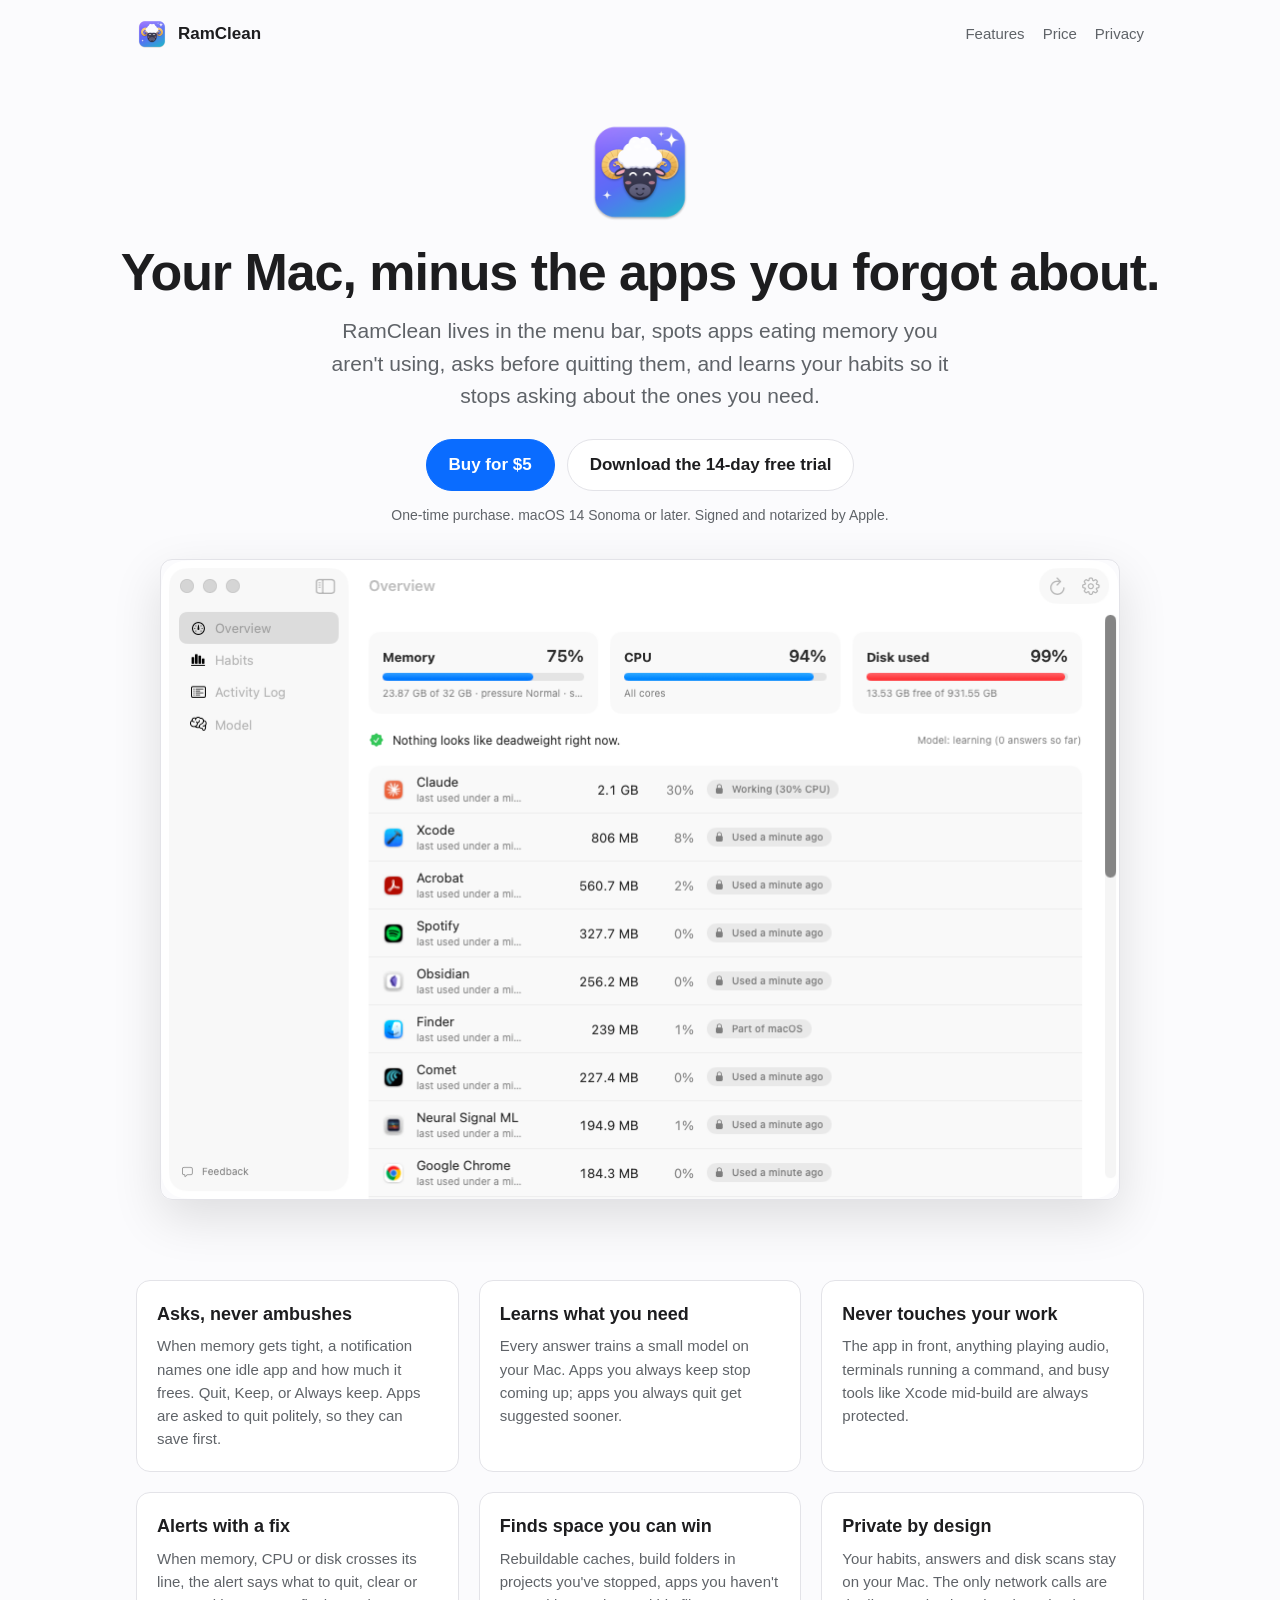
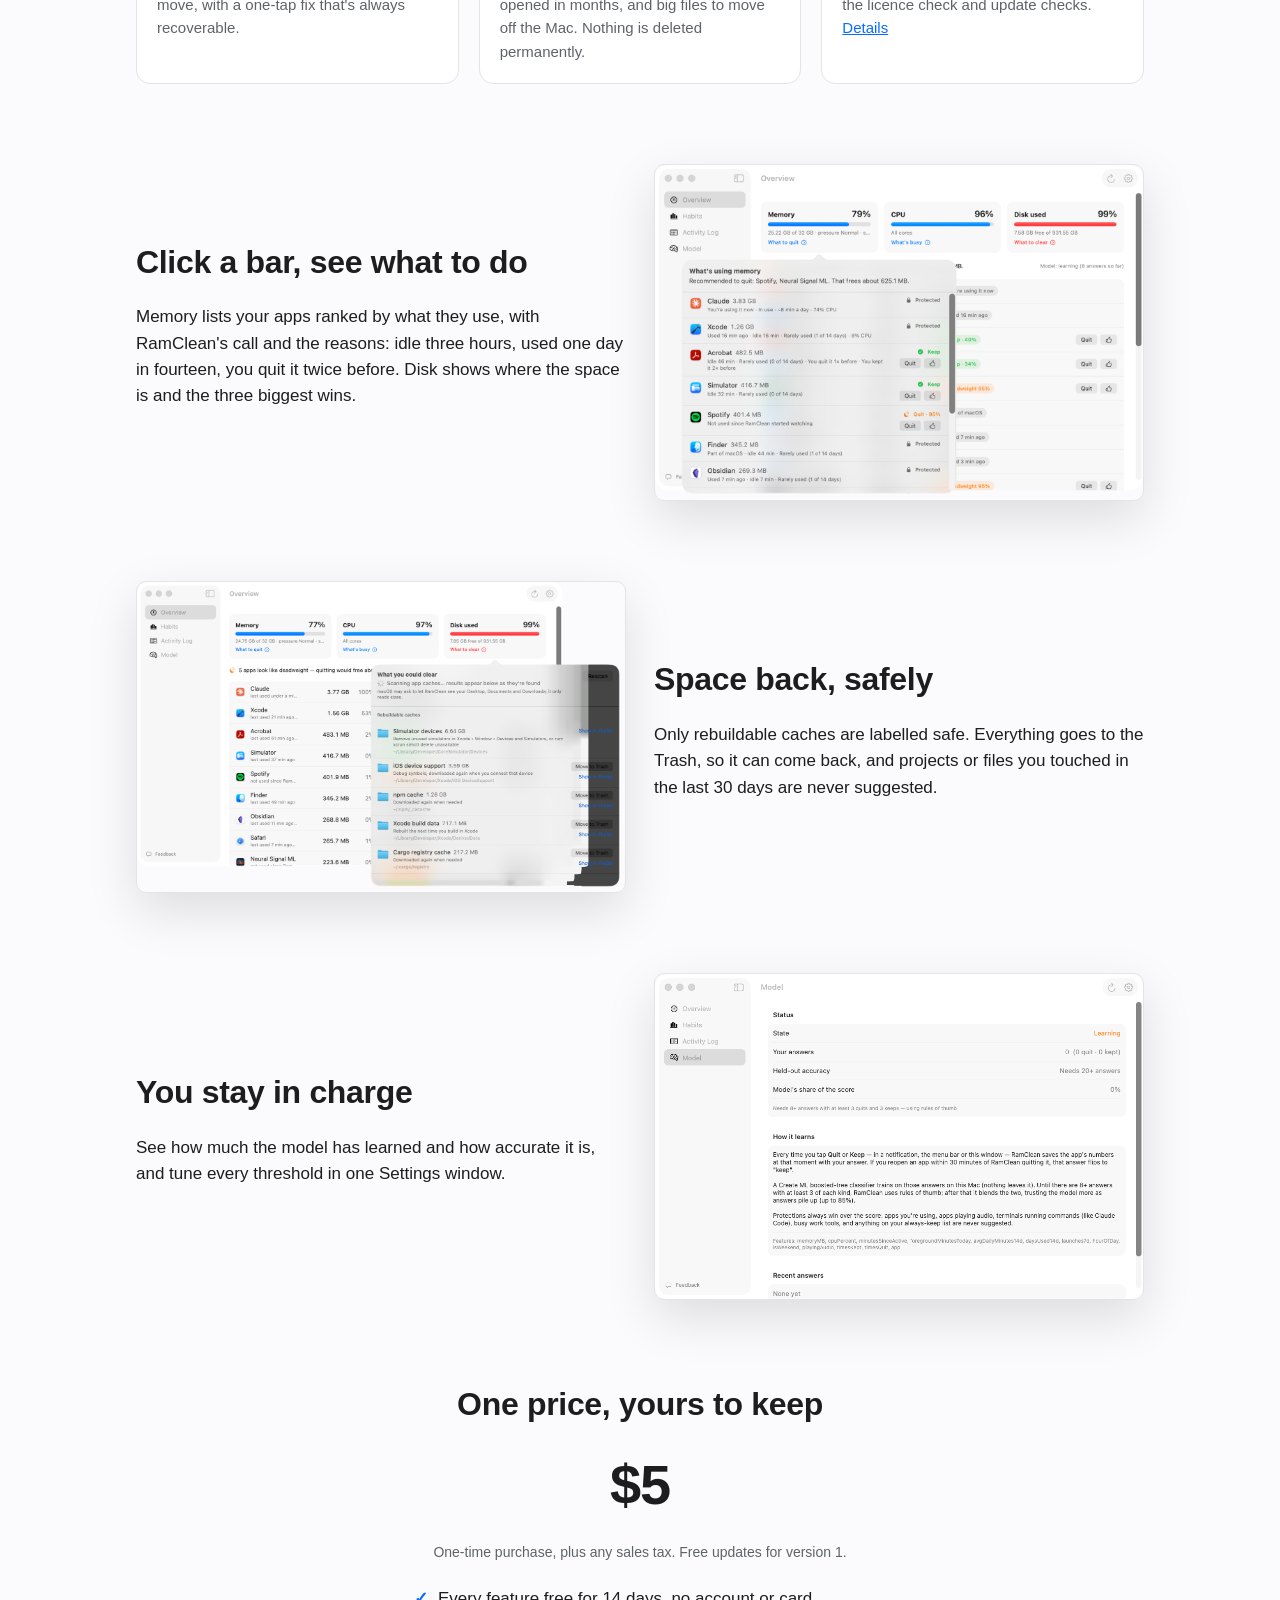
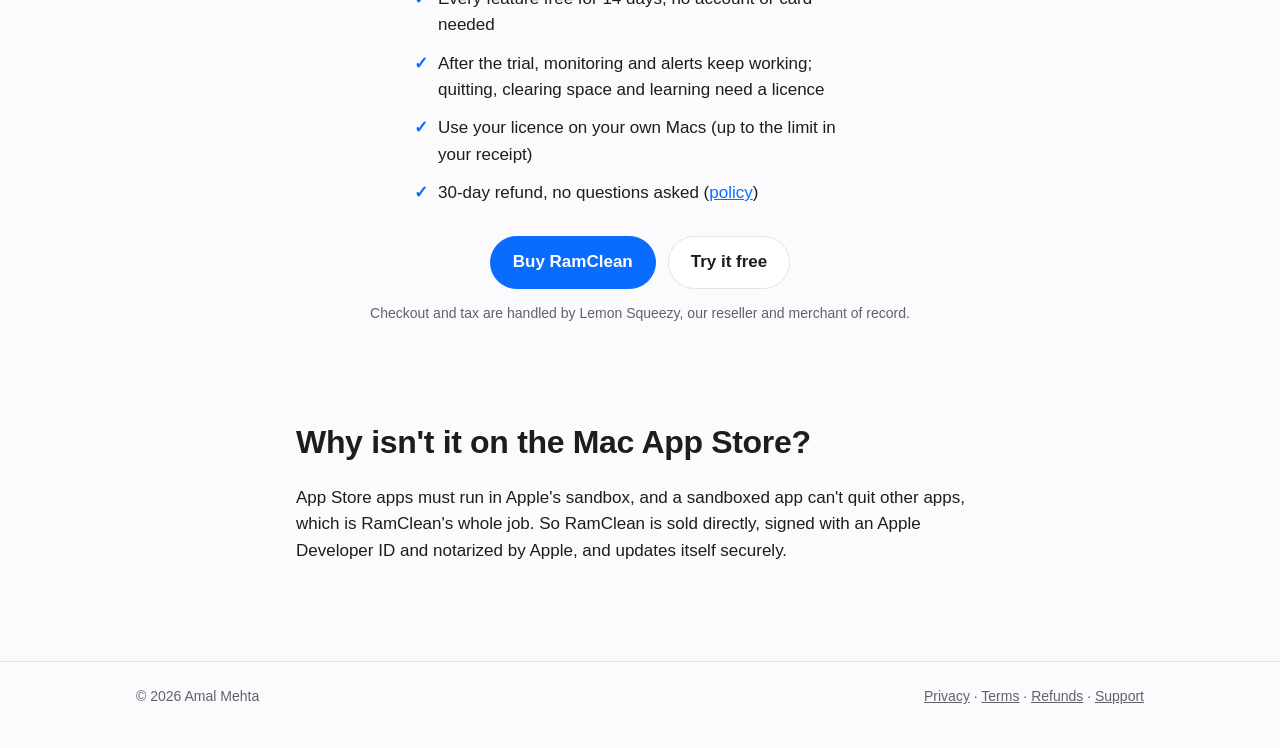
<file: site/index.html>
<!doctype html>
<html lang="en">
<head>
  <meta charset="utf-8">
  <meta name="viewport" content="width=device-width, initial-scale=1">
  <title>RamClean – quit the apps you aren't using</title>
  <meta name="description" content="A Mac menu bar app that spots apps eating memory you aren't using, asks before quitting them, and learns your habits.">
  <link rel="icon" href="images/icon.png">
  <link rel="stylesheet" href="style.css">
</head>
<body>
  <!-- Price and links also live in RamCleanCore/Sources/RamCleanCore/Licensing/ProductConfig.swift; change both. -->
  <div class="wrap">
    <header class="top">
      <a class="brand" href="index.html"><img src="images/icon.png" alt="">RamClean</a>
      <nav><a href="#features">Features</a><a href="#price">Price</a><a href="privacy.html">Privacy</a></nav>
    </header>
  </div>

  <main>
    <div class="wrap hero">
      <img class="icon" src="images/icon.png" alt="RamClean icon">
      <h1>Your Mac, minus the apps you forgot about.</h1>
      <p class="lede">RamClean lives in the menu bar, spots apps eating memory you aren't using, asks before quitting them, and learns your habits so it stops asking about the ones you need.</p>
      <div class="buttons">
        <a class="button primary" href="https://REPLACE-ME.lemonsqueezy.com/buy/REPLACE-ME">Buy for $5</a>
        <a class="button" href="download/RamClean.dmg">Download the 14-day free trial</a>
      </div>
      <p class="small">One-time purchase. macOS 14 Sonoma or later. Signed and notarized by Apple.</p>
      <img class="shot" src="images/overview.png" width="960" height="640" alt="RamClean's Overview: memory, CPU and disk bars above a list of apps with how much memory each uses and why it's protected.">
    </div>

    <section id="features">
      <div class="wrap">
        <div class="features">
          <div class="card"><h3>Asks, never ambushes</h3><p>When memory gets tight, a notification names one idle app and how much it frees. Quit, Keep, or Always keep. Apps are asked to quit politely, so they can save first.</p></div>
          <div class="card"><h3>Learns what you need</h3><p>Every answer trains a small model on your Mac. Apps you always keep stop coming up; apps you always quit get suggested sooner.</p></div>
          <div class="card"><h3>Never touches your work</h3><p>The app in front, anything playing audio, terminals running a command, and busy tools like Xcode mid-build are always protected.</p></div>
          <div class="card"><h3>Alerts with a fix</h3><p>When memory, CPU or disk crosses its line, the alert says what to quit, clear or move, with a one-tap fix that's always recoverable.</p></div>
          <div class="card"><h3>Finds space you can win</h3><p>Rebuildable caches, build folders in projects you've stopped, apps you haven't opened in months, and big files to move off the Mac. Nothing is deleted permanently.</p></div>
          <div class="card"><h3>Private by design</h3><p>Your habits, answers and disk scans stay on your Mac. The only network calls are the licence check and update checks. <a href="privacy.html">Details</a></p></div>
        </div>
      </div>
    </section>

    <section>
      <div class="wrap pair">
        <div>
          <h2>Click a bar, see what to do</h2>
          <p>Memory lists your apps ranked by what they use, with RamClean's call and the reasons: idle three hours, used one day in fourteen, you quit it twice before. Disk shows where the space is and the three biggest wins.</p>
        </div>
        <img src="images/memory-recommendations.png" width="1400" height="961" alt="The What to quit list, with each app's memory, verdict, reasons and Quit and Keep buttons." loading="lazy">
      </div>
    </section>

    <section>
      <div class="wrap pair">
        <img src="images/disk-recommendations.png" width="1400" height="889" alt="The What to clear list, with space you could win per category and the biggest single items." loading="lazy">
        <div>
          <h2>Space back, safely</h2>
          <p>Only rebuildable caches are labelled safe. Everything goes to the Trash, so it can come back, and projects or files you touched in the last 30 days are never suggested.</p>
        </div>
      </div>
    </section>

    <section>
      <div class="wrap pair">
        <div>
          <h2>You stay in charge</h2>
          <p>See how much the model has learned and how accurate it is, and tune every threshold in one Settings window.</p>
        </div>
        <img src="images/model.png" width="960" height="640" alt="The Model page, showing training state, accuracy and recent answers." loading="lazy">
      </div>
    </section>

    <section id="price" class="price">
      <div class="wrap narrow">
        <h2>One price, yours to keep</h2>
        <div class="amount">$5</div>
        <p class="small">One-time purchase, plus any sales tax. Free updates for version 1.</p>
        <ul>
          <li>Every feature free for 14 days, no account or card needed</li>
          <li>After the trial, monitoring and alerts keep working; quitting, clearing space and learning need a licence</li>
          <li>Use your licence on your own Macs (up to the limit in your receipt)</li>
          <li>30-day refund, no questions asked (<a href="refund.html">policy</a>)</li>
        </ul>
        <div class="buttons">
          <a class="button primary" href="https://REPLACE-ME.lemonsqueezy.com/buy/REPLACE-ME">Buy RamClean</a>
          <a class="button" href="download/RamClean.dmg">Try it free</a>
        </div>
        <p class="small">Checkout and tax are handled by Lemon Squeezy, our reseller and merchant of record.</p>
      </div>
    </section>

    <section>
      <div class="wrap narrow">
        <h2>Why isn't it on the Mac App Store?</h2>
        <p>App Store apps must run in Apple's sandbox, and a sandboxed app can't quit other apps, which is RamClean's whole job. So RamClean is sold directly, signed with an Apple Developer ID and notarized by Apple, and updates itself securely.</p>
      </div>
    </section>
  </main>

  <footer>
    <div class="wrap">
      <span>© 2026 Amal Mehta</span>
      <span><a href="privacy.html">Privacy</a> · <a href="terms.html">Terms</a> · <a href="refund.html">Refunds</a> · <a href="mailto:support@REPLACE-ME.example.com">Support</a></span>
    </div>
  </footer>
</body>
</html>
</file>
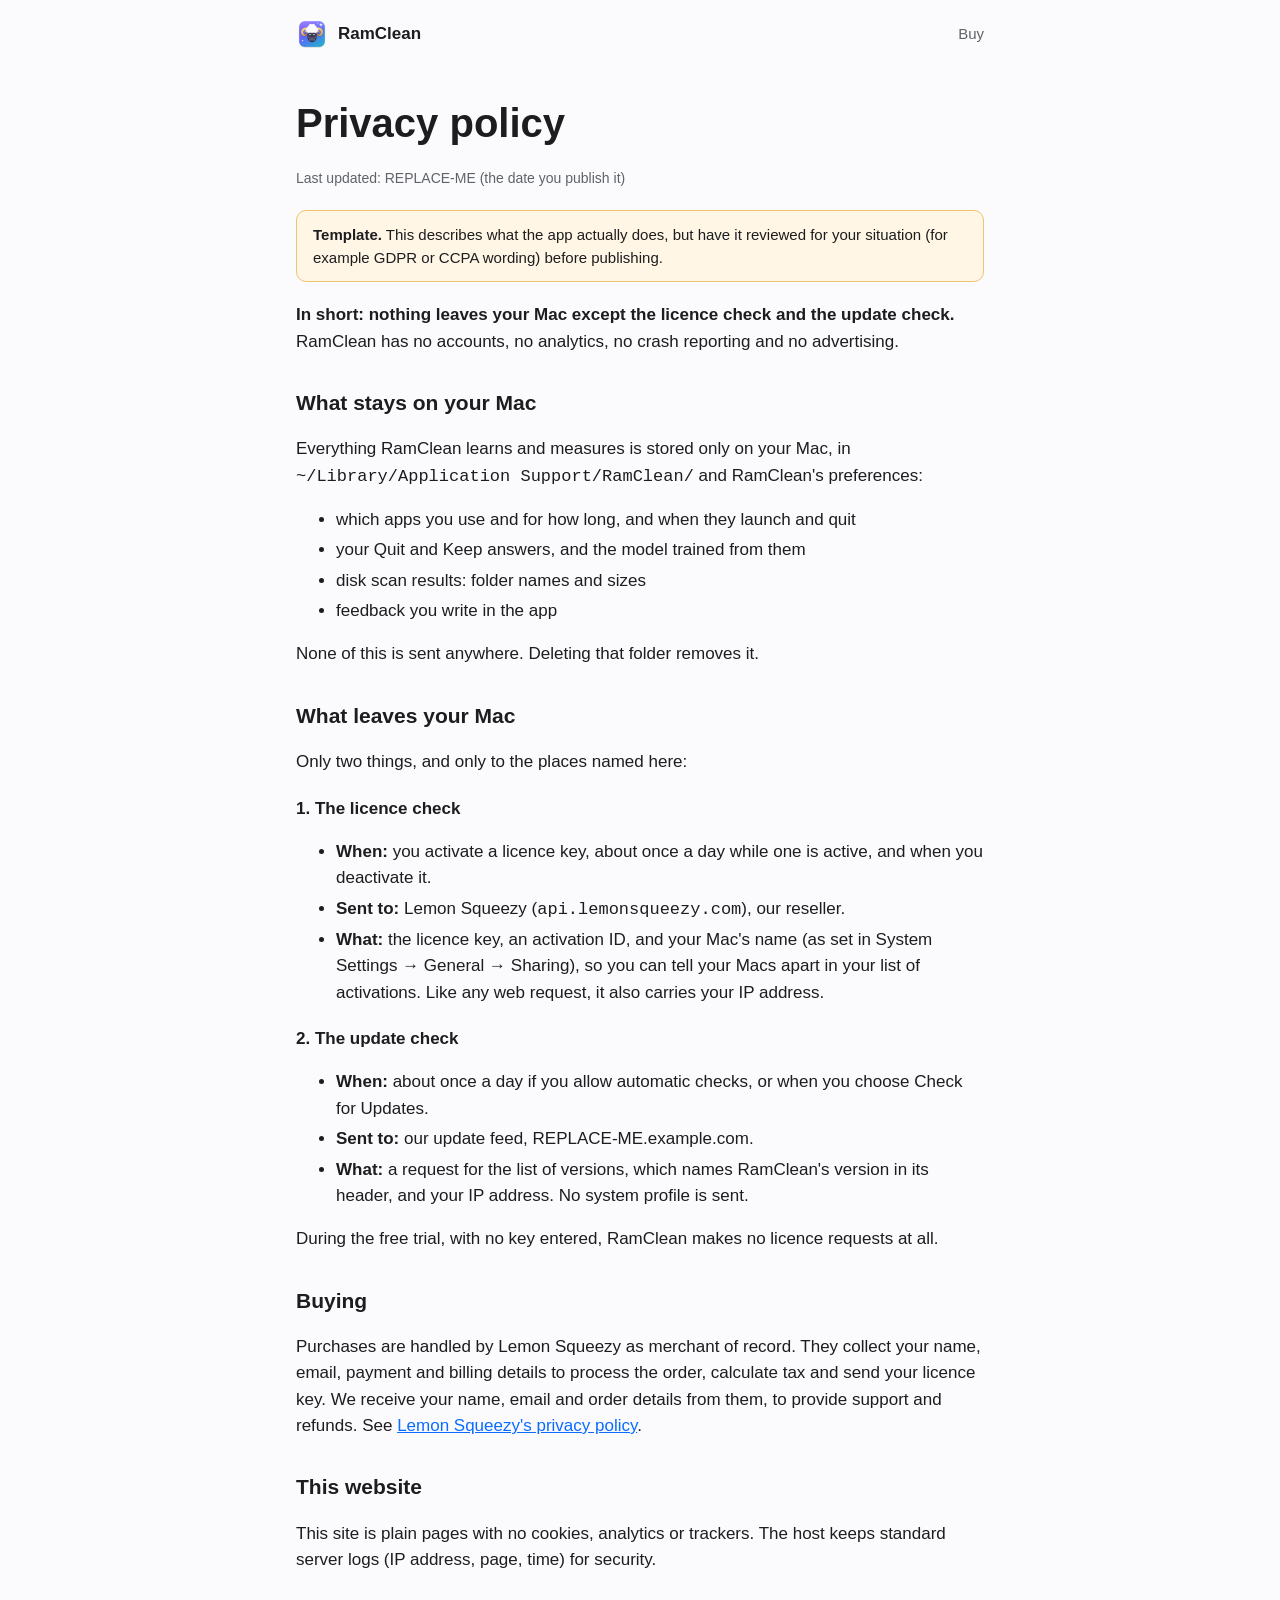
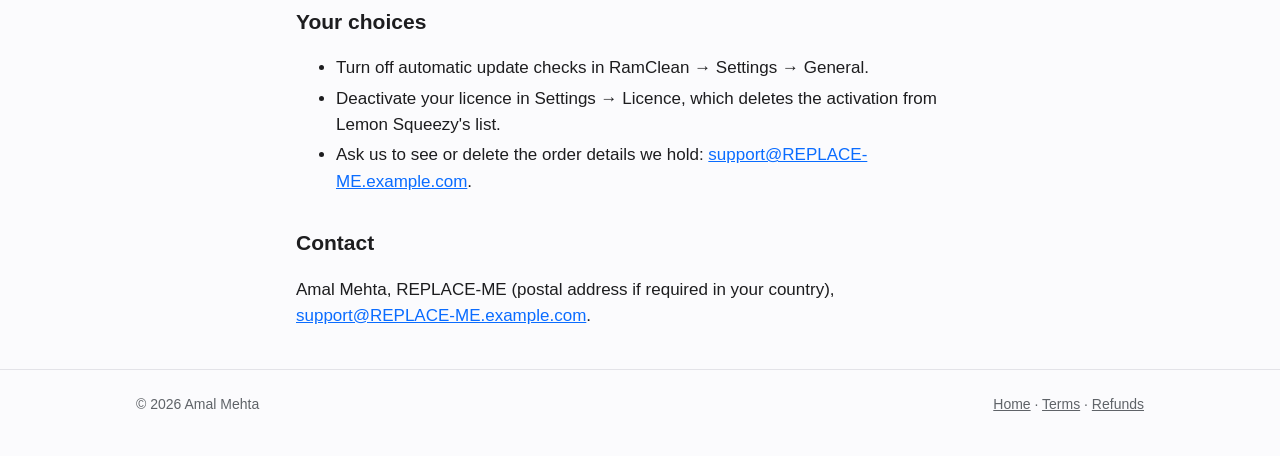
<file: site/privacy.html>
<!doctype html>
<html lang="en">
<head>
  <meta charset="utf-8">
  <meta name="viewport" content="width=device-width, initial-scale=1">
  <title>Privacy – RamClean</title>
  <link rel="icon" href="images/icon.png">
  <link rel="stylesheet" href="style.css">
</head>
<body>
  <div class="wrap narrow">
    <header class="top">
      <a class="brand" href="index.html"><img src="images/icon.png" alt="">RamClean</a>
      <nav><a href="index.html#price">Buy</a></nav>
    </header>
  </div>
  <main class="wrap narrow doc">
    <h1>Privacy policy</h1>
    <p class="small">Last updated: REPLACE-ME (the date you publish it)</p>
    <div class="notice"><strong>Template.</strong> This describes what the app actually does, but have it reviewed for your situation (for example GDPR or CCPA wording) before publishing.</div>

    <p><strong>In short: nothing leaves your Mac except the licence check and the update check.</strong> RamClean has no accounts, no analytics, no crash reporting and no advertising.</p>

    <h2>What stays on your Mac</h2>
    <p>Everything RamClean learns and measures is stored only on your Mac, in <code>~/Library/Application Support/RamClean/</code> and RamClean's preferences:</p>
    <ul>
      <li>which apps you use and for how long, and when they launch and quit</li>
      <li>your Quit and Keep answers, and the model trained from them</li>
      <li>disk scan results: folder names and sizes</li>
      <li>feedback you write in the app</li>
    </ul>
    <p>None of this is sent anywhere. Deleting that folder removes it.</p>

    <h2>What leaves your Mac</h2>
    <p>Only two things, and only to the places named here:</p>
    <h3>1. The licence check</h3>
    <ul>
      <li><strong>When:</strong> you activate a licence key, about once a day while one is active, and when you deactivate it.</li>
      <li><strong>Sent to:</strong> Lemon Squeezy (<code>api.lemonsqueezy.com</code>), our reseller.</li>
      <li><strong>What:</strong> the licence key, an activation ID, and your Mac's name (as set in System Settings → General → Sharing), so you can tell your Macs apart in your list of activations. Like any web request, it also carries your IP address.</li>
    </ul>
    <h3>2. The update check</h3>
    <ul>
      <li><strong>When:</strong> about once a day if you allow automatic checks, or when you choose Check for Updates.</li>
      <li><strong>Sent to:</strong> our update feed, REPLACE-ME.example.com.</li>
      <li><strong>What:</strong> a request for the list of versions, which names RamClean's version in its header, and your IP address. No system profile is sent.</li>
    </ul>
    <p>During the free trial, with no key entered, RamClean makes no licence requests at all.</p>

    <h2>Buying</h2>
    <p>Purchases are handled by Lemon Squeezy as merchant of record. They collect your name, email, payment and billing details to process the order, calculate tax and send your licence key. We receive your name, email and order details from them, to provide support and refunds. See <a href="https://www.lemonsqueezy.com/privacy">Lemon Squeezy's privacy policy</a>.</p>

    <h2>This website</h2>
    <p>This site is plain pages with no cookies, analytics or trackers. The host keeps standard server logs (IP address, page, time) for security.</p>

    <h2>Your choices</h2>
    <ul>
      <li>Turn off automatic update checks in RamClean → Settings → General.</li>
      <li>Deactivate your licence in Settings → Licence, which deletes the activation from Lemon Squeezy's list.</li>
      <li>Ask us to see or delete the order details we hold: <a href="mailto:support@REPLACE-ME.example.com">support@REPLACE-ME.example.com</a>.</li>
    </ul>

    <h2>Contact</h2>
    <p>Amal Mehta, REPLACE-ME (postal address if required in your country), <a href="mailto:support@REPLACE-ME.example.com">support@REPLACE-ME.example.com</a>.</p>
  </main>
  <footer>
    <div class="wrap">
      <span>© 2026 Amal Mehta</span>
      <span><a href="index.html">Home</a> · <a href="terms.html">Terms</a> · <a href="refund.html">Refunds</a></span>
    </div>
  </footer>
</body>
</html>
</file>
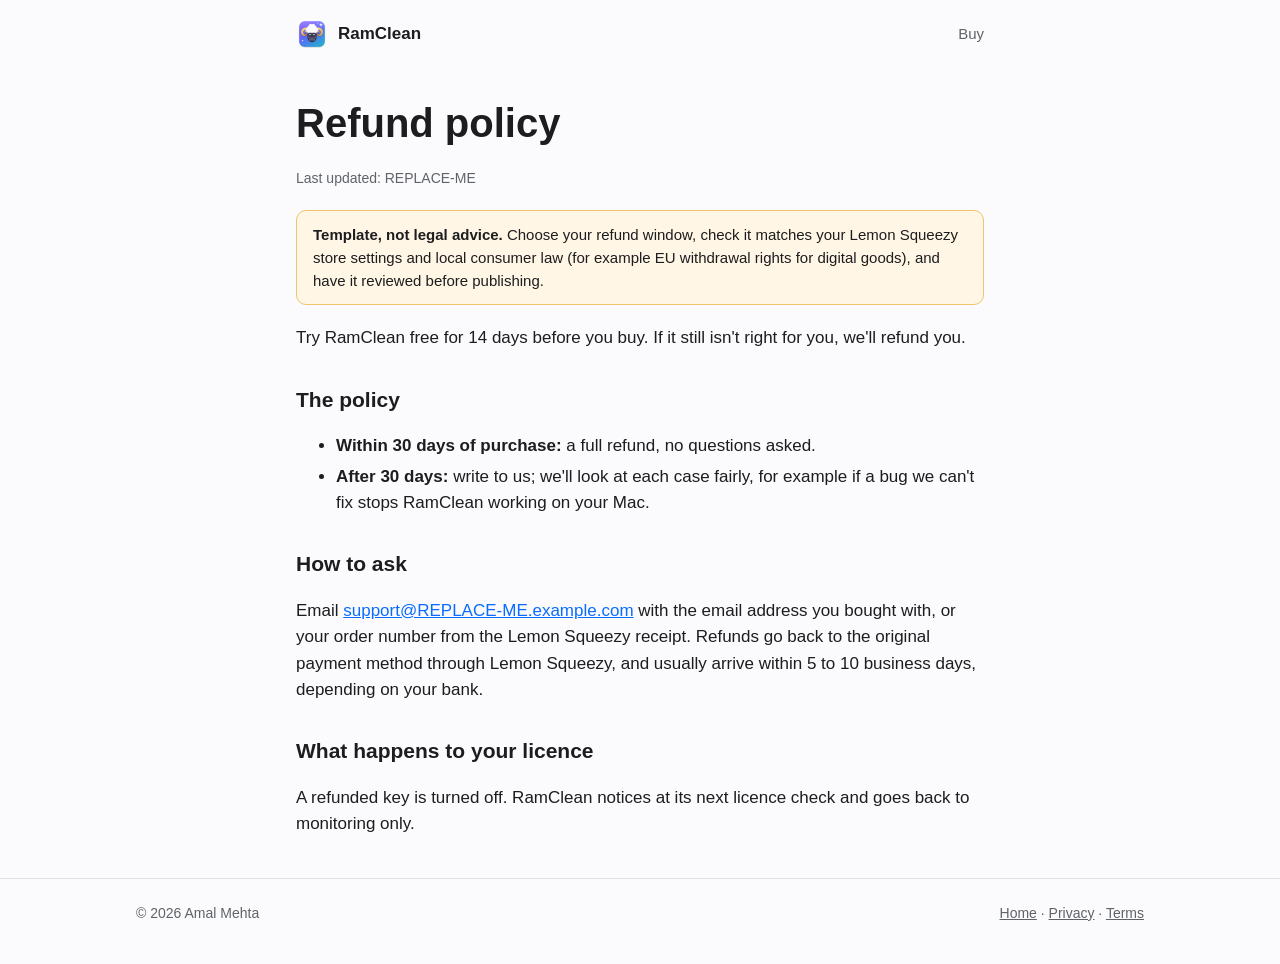
<file: site/refund.html>
<!doctype html>
<html lang="en">
<head>
  <meta charset="utf-8">
  <meta name="viewport" content="width=device-width, initial-scale=1">
  <title>Refunds – RamClean</title>
  <link rel="icon" href="images/icon.png">
  <link rel="stylesheet" href="style.css">
</head>
<body>
  <div class="wrap narrow">
    <header class="top">
      <a class="brand" href="index.html"><img src="images/icon.png" alt="">RamClean</a>
      <nav><a href="index.html#price">Buy</a></nav>
    </header>
  </div>
  <main class="wrap narrow doc">
    <h1>Refund policy</h1>
    <p class="small">Last updated: REPLACE-ME</p>
    <div class="notice"><strong>Template, not legal advice.</strong> Choose your refund window, check it matches your Lemon Squeezy store settings and local consumer law (for example EU withdrawal rights for digital goods), and have it reviewed before publishing.</div>

    <p>Try RamClean free for 14 days before you buy. If it still isn't right for you, we'll refund you.</p>

    <h2>The policy</h2>
    <ul>
      <li><strong>Within 30 days of purchase:</strong> a full refund, no questions asked.</li>
      <li><strong>After 30 days:</strong> write to us; we'll look at each case fairly, for example if a bug we can't fix stops RamClean working on your Mac.</li>
    </ul>

    <h2>How to ask</h2>
    <p>Email <a href="mailto:support@REPLACE-ME.example.com">support@REPLACE-ME.example.com</a> with the email address you bought with, or your order number from the Lemon Squeezy receipt. Refunds go back to the original payment method through Lemon Squeezy, and usually arrive within 5 to 10 business days, depending on your bank.</p>

    <h2>What happens to your licence</h2>
    <p>A refunded key is turned off. RamClean notices at its next licence check and goes back to monitoring only.</p>
  </main>
  <footer>
    <div class="wrap">
      <span>© 2026 Amal Mehta</span>
      <span><a href="index.html">Home</a> · <a href="privacy.html">Privacy</a> · <a href="terms.html">Terms</a></span>
    </div>
  </footer>
</body>
</html>
</file>
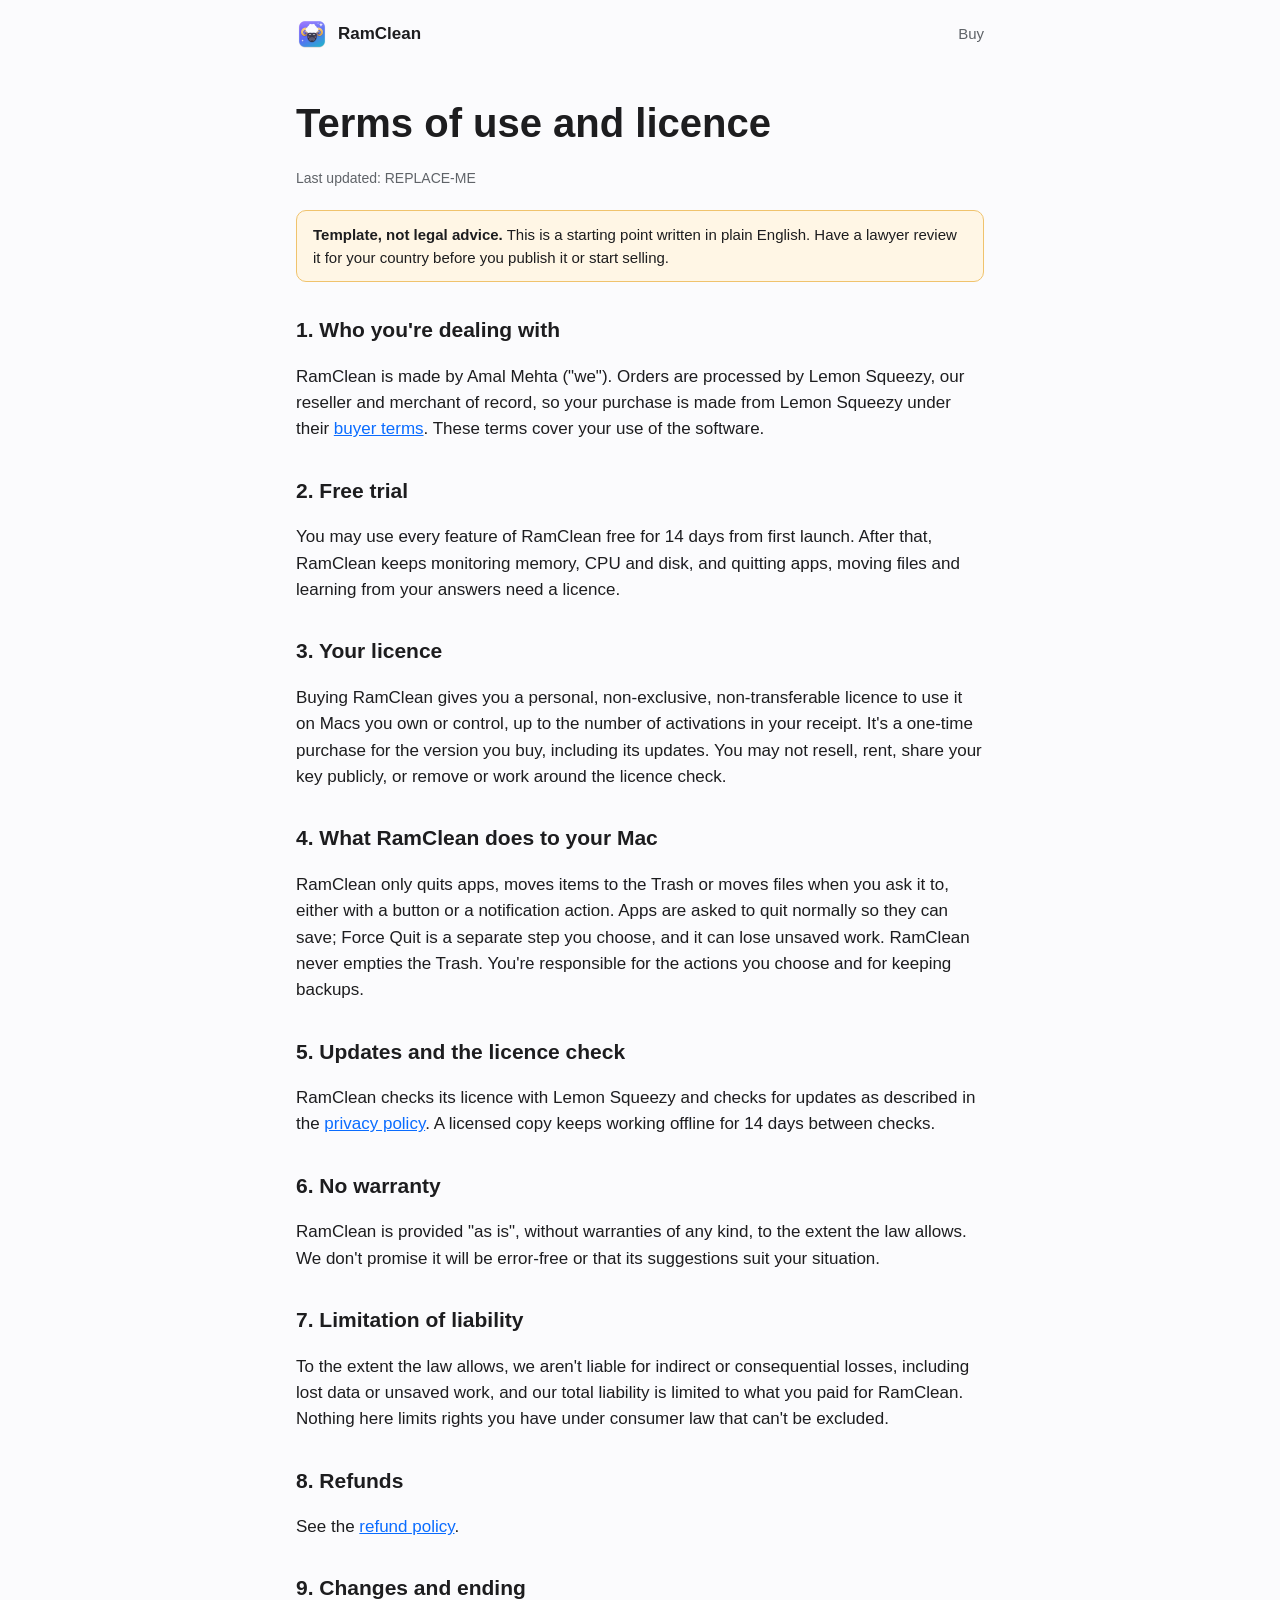
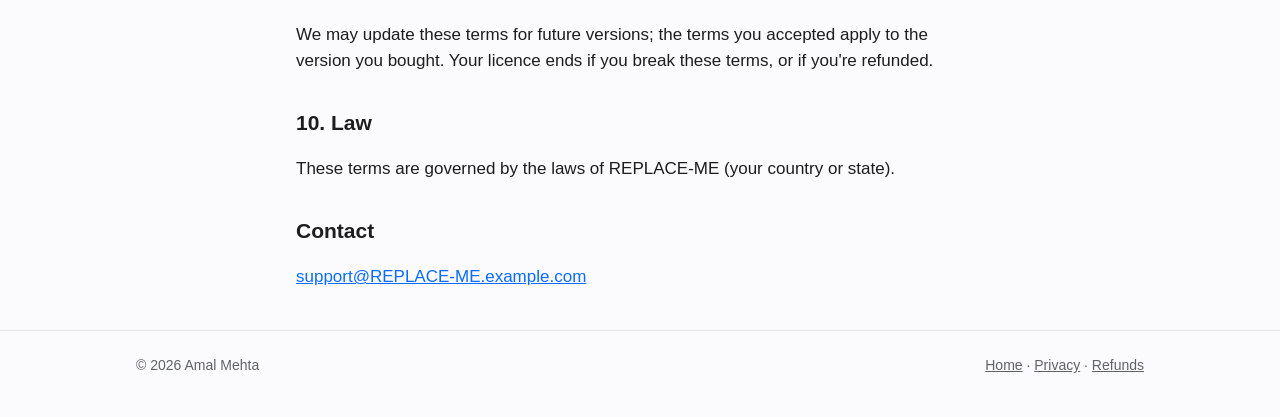
<file: site/terms.html>
<!doctype html>
<html lang="en">
<head>
  <meta charset="utf-8">
  <meta name="viewport" content="width=device-width, initial-scale=1">
  <title>Terms – RamClean</title>
  <link rel="icon" href="images/icon.png">
  <link rel="stylesheet" href="style.css">
</head>
<body>
  <div class="wrap narrow">
    <header class="top">
      <a class="brand" href="index.html"><img src="images/icon.png" alt="">RamClean</a>
      <nav><a href="index.html#price">Buy</a></nav>
    </header>
  </div>
  <main class="wrap narrow doc">
    <h1>Terms of use and licence</h1>
    <p class="small">Last updated: REPLACE-ME</p>
    <div class="notice"><strong>Template, not legal advice.</strong> This is a starting point written in plain English. Have a lawyer review it for your country before you publish it or start selling.</div>

    <h2>1. Who you're dealing with</h2>
    <p>RamClean is made by Amal Mehta ("we"). Orders are processed by Lemon Squeezy, our reseller and merchant of record, so your purchase is made from Lemon Squeezy under their <a href="https://www.lemonsqueezy.com/buyer-terms">buyer terms</a>. These terms cover your use of the software.</p>

    <h2>2. Free trial</h2>
    <p>You may use every feature of RamClean free for 14 days from first launch. After that, RamClean keeps monitoring memory, CPU and disk, and quitting apps, moving files and learning from your answers need a licence.</p>

    <h2>3. Your licence</h2>
    <p>Buying RamClean gives you a personal, non-exclusive, non-transferable licence to use it on Macs you own or control, up to the number of activations in your receipt. It's a one-time purchase for the version you buy, including its updates. You may not resell, rent, share your key publicly, or remove or work around the licence check.</p>

    <h2>4. What RamClean does to your Mac</h2>
    <p>RamClean only quits apps, moves items to the Trash or moves files when you ask it to, either with a button or a notification action. Apps are asked to quit normally so they can save; Force Quit is a separate step you choose, and it can lose unsaved work. RamClean never empties the Trash. You're responsible for the actions you choose and for keeping backups.</p>

    <h2>5. Updates and the licence check</h2>
    <p>RamClean checks its licence with Lemon Squeezy and checks for updates as described in the <a href="privacy.html">privacy policy</a>. A licensed copy keeps working offline for 14 days between checks.</p>

    <h2>6. No warranty</h2>
    <p>RamClean is provided "as is", without warranties of any kind, to the extent the law allows. We don't promise it will be error-free or that its suggestions suit your situation.</p>

    <h2>7. Limitation of liability</h2>
    <p>To the extent the law allows, we aren't liable for indirect or consequential losses, including lost data or unsaved work, and our total liability is limited to what you paid for RamClean. Nothing here limits rights you have under consumer law that can't be excluded.</p>

    <h2>8. Refunds</h2>
    <p>See the <a href="refund.html">refund policy</a>.</p>

    <h2>9. Changes and ending</h2>
    <p>We may update these terms for future versions; the terms you accepted apply to the version you bought. Your licence ends if you break these terms, or if you're refunded.</p>

    <h2>10. Law</h2>
    <p>These terms are governed by the laws of REPLACE-ME (your country or state).</p>

    <h2>Contact</h2>
    <p><a href="mailto:support@REPLACE-ME.example.com">support@REPLACE-ME.example.com</a></p>
  </main>
  <footer>
    <div class="wrap">
      <span>© 2026 Amal Mehta</span>
      <span><a href="index.html">Home</a> · <a href="privacy.html">Privacy</a> · <a href="refund.html">Refunds</a></span>
    </div>
  </footer>
</body>
</html>
</file>
<file: site/style.css>
:root {
  --bg: #fbfbfd;
  --surface: #ffffff;
  --text: #1d1d1f;
  --muted: #5f6368;
  --line: #e3e3e8;
  --accent: #0a6cff;
  --accent-text: #ffffff;
  --warn-bg: #fff6e5;
  --warn-line: #f0c36d;
  --shadow: 0 18px 50px rgba(0, 0, 0, 0.12);
  color-scheme: light dark;
}

@media (prefers-color-scheme: dark) {
  :root {
    --bg: #111114;
    --surface: #1c1c21;
    --text: #f2f2f5;
    --muted: #a1a1aa;
    --line: #2e2e36;
    --accent: #3d8bff;
    --accent-text: #ffffff;
    --warn-bg: #2d2412;
    --warn-line: #7a5b1c;
    --shadow: 0 18px 50px rgba(0, 0, 0, 0.5);
  }
}

* { box-sizing: border-box; }

body {
  margin: 0;
  background: var(--bg);
  color: var(--text);
  font: 17px/1.55 -apple-system, BlinkMacSystemFont, "SF Pro Text", "Helvetica Neue", Arial, sans-serif;
  -webkit-text-size-adjust: 100%;
}

a { color: var(--accent); }
img { max-width: 100%; height: auto; display: block; }

.wrap { max-width: 1040px; margin: 0 auto; padding: 0 16px; }
.narrow { max-width: 720px; }

header.top {
  display: flex; align-items: center; justify-content: space-between; gap: 12px;
  padding: 18px 0;
}
header.top .brand { display: flex; align-items: center; gap: 10px; font-weight: 600; color: var(--text); text-decoration: none; }
header.top .brand img { width: 32px; height: 32px; }
header.top nav { display: flex; gap: 18px; font-size: 15px; }
header.top nav a { color: var(--muted); text-decoration: none; }
header.top nav a:hover { color: var(--text); }

.hero { text-align: center; padding: 48px 0 32px; }
.hero img.icon { width: 112px; height: 112px; margin: 0 auto 16px; }
.hero h1 { font-size: clamp(32px, 6vw, 52px); line-height: 1.1; margin: 0 0 14px; letter-spacing: -0.02em; }
.hero p.lede { font-size: clamp(18px, 2.4vw, 21px); color: var(--muted); max-width: 640px; margin: 0 auto 26px; }

.buttons { display: flex; flex-wrap: wrap; gap: 12px; justify-content: center; }
.button {
  display: inline-block; padding: 12px 22px; border-radius: 999px; font-weight: 600; text-decoration: none;
  border: 1px solid var(--line); color: var(--text); background: var(--surface);
}
.button.primary { background: var(--accent); border-color: var(--accent); color: var(--accent-text); }
.button:hover { filter: brightness(1.06); }
.small { font-size: 14px; color: var(--muted); }

.shot { margin: 32px auto 8px; border-radius: 12px; box-shadow: var(--shadow); border: 1px solid var(--line); }

section { padding: 40px 0; }
section h2 { font-size: clamp(24px, 3.6vw, 32px); letter-spacing: -0.01em; margin: 0 0 12px; }

.features { display: grid; grid-template-columns: repeat(auto-fit, minmax(260px, 1fr)); gap: 20px; }
.card { background: var(--surface); border: 1px solid var(--line); border-radius: 14px; padding: 20px; }
.card h3 { margin: 0 0 6px; font-size: 18px; }
.card p { margin: 0; color: var(--muted); font-size: 15px; }

.pair { display: grid; grid-template-columns: 1fr 1fr; gap: 28px; align-items: center; }
.pair img { border-radius: 10px; border: 1px solid var(--line); box-shadow: var(--shadow); }
@media (max-width: 720px) { .pair { grid-template-columns: 1fr; } }

.price { text-align: center; }
.price .amount { font-size: 56px; font-weight: 700; letter-spacing: -0.02em; margin: 4px 0; }
.price ul { list-style: none; padding: 0; margin: 16px auto 24px; max-width: 460px; text-align: left; }
.price li { padding: 6px 0 6px 28px; position: relative; }
.price li::before { content: "✓"; position: absolute; left: 4px; color: var(--accent); font-weight: 700; }

.notice {
  background: var(--warn-bg); border: 1px solid var(--warn-line); border-radius: 10px;
  padding: 12px 16px; margin: 20px 0; font-size: 15px;
}

.doc h1 { font-size: clamp(28px, 5vw, 40px); margin: 24px 0 4px; }
.doc h2 { font-size: 21px; margin: 32px 0 8px; }
.doc h3 { font-size: 17px; margin: 20px 0 4px; }
.doc li { margin: 4px 0; }
.doc code { overflow-wrap: anywhere; }

footer { border-top: 1px solid var(--line); margin-top: 40px; padding: 24px 0 40px; font-size: 14px; color: var(--muted); }
footer .wrap { display: flex; flex-wrap: wrap; gap: 16px; justify-content: space-between; }
footer a { color: var(--muted); }
</file>
